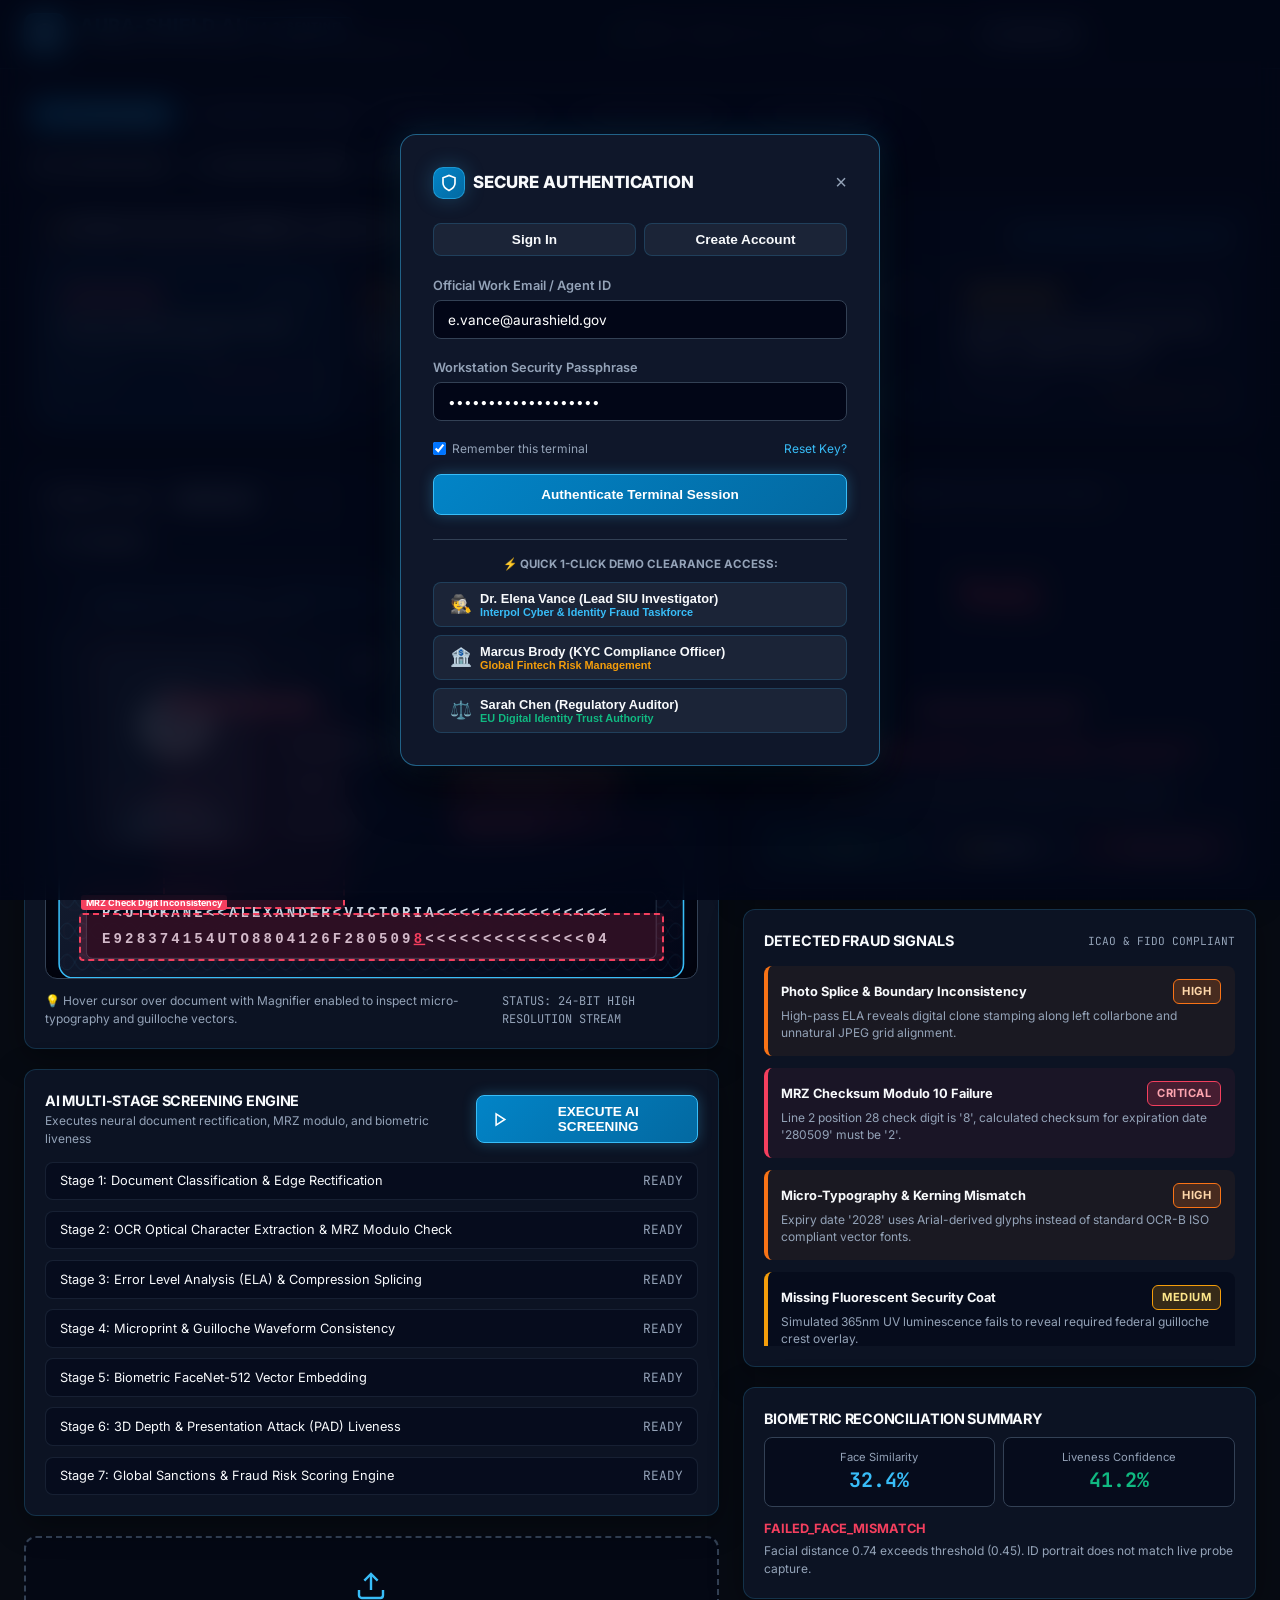
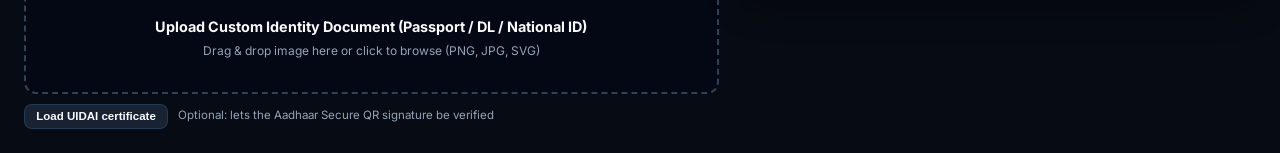
<file: index.html>
<!DOCTYPE html>
<html lang="en">
<head>
  <meta charset="UTF-8">
  <meta name="viewport" content="width=device-width, initial-scale=1.0">
  <title>AURA-SHIELD AI | Fake Identity & Document Screening System</title>
  <link rel="stylesheet" href="styles.css">
  <link rel="preconnect" href="https://fonts.googleapis.com">
  <link rel="preconnect" href="https://fonts.gstatic.com" crossorigin>
  <link href="https://fonts.googleapis.com/css2?family=Inter:wght@400;500;600;700;800;900&family=JetBrains+Mono:wght@400;600;800&display=swap" rel="stylesheet">
</head>
<body>

  <!-- Top System Header -->
  <header class="app-header">
    <div class="brand-wrapper">
      <div class="brand-logo-glow">
        <svg width="24" height="24" viewBox="0 0 24 24" fill="none" stroke="#ffffff" stroke-width="2.2">
          <path d="M12 22s8-4 8-10V5l-8-3-8 3v7c0 6 8 10 8 10z"/>
          <circle cx="12" cy="11" r="3"/>
          <line x1="12" y1="14" x2="12" y2="17"/>
        </svg>
      </div>
      <div>
        <div class="brand-title">AURA-SHIELD AI <span style="font-size:0.65rem; color:#38bdf8; vertical-align:middle; border:1px solid #0284c7; padding:2px 6px; border-radius:4px;">v4.2-SENTINEL</span></div>
        <div class="brand-subtitle">AI Biometric & Document Forensic Screening Suite</div>
      </div>
    </div>

    <!-- Telemetry Status Bar -->
    <div class="system-telemetry">
      <div class="telemetry-item">
        <span class="pulse-dot"></span>
        <span class="mono">MODELS: ResNet-ID v3.8 | FaceNet-512 | MRZ-OCR</span>
      </div>
      <button id="toggleAudioBtn" class="btn btn-secondary btn-sm mono" style="font-size:0.75rem;">
        🔊 Sound: ON
      </button>
    </div>

    <!-- User Profile & Auth Trigger -->
    <div class="user-controls" id="userControlsContainer">
      <!-- Injected by app.js -->
    </div>
  </header>

  <!-- Main Container -->
  <main class="main-container">

    <!-- Navigation Bar -->
    <div style="display:flex; justify-content:space-between; align-items:center; margin-bottom:1.25rem; flex-wrap:wrap; gap:1rem;">
      <nav class="app-nav">
        <button class="nav-tab active" data-tab="screening">
          <svg width="15" height="15" viewBox="0 0 24 24" fill="none" stroke="currentColor" stroke-width="2"><circle cx="11" cy="11" r="8"/><line x1="21" y1="21" x2="16.65" y2="16.65"/></svg>
          Live Screening
        </button>
        <button class="nav-tab" data-tab="biometrics">
          <svg width="15" height="15" viewBox="0 0 24 24" fill="none" stroke="currentColor" stroke-width="2"><path d="M20 21v-2a4 4 0 0 0-4-4H8a4 4 0 0 0-4 4v2"/><circle cx="12" cy="7" r="4"/></svg>
          Biometric Face Studio
        </button>
        <button class="nav-tab" data-tab="forensic">
          <svg width="15" height="15" viewBox="0 0 24 24" fill="none" stroke="currentColor" stroke-width="2"><path d="M14 2H6a2 2 0 0 0-2 2v16a2 2 0 0 0 2 2h12a2 2 0 0 0 2-2V8z"/><polyline points="14 2 14 8 20 8"/><line x1="16" y1="13" x2="8" y2="13"/><line x1="16" y1="17" x2="8" y2="17"/><polyline points="10 9 9 9 8 9"/></svg>
          MRZ & Cryptography
        </button>
        <button class="nav-tab" data-tab="queue">
          <svg width="15" height="15" viewBox="0 0 24 24" fill="none" stroke="currentColor" stroke-width="2"><line x1="8" y1="6" x2="21" y2="6"/><line x1="8" y1="12" x2="21" y2="12"/><line x1="8" y1="18" x2="21" y2="18"/><line x1="3" y1="6" x2="3.01" y2="6"/><line x1="3" y1="12" x2="3.01" y2="12"/><line x1="3" y1="18" x2="3.01" y2="18"/></svg>
          Adjudication Queue
        </button>
        <button class="nav-tab" data-tab="analytics">
          <svg width="15" height="15" viewBox="0 0 24 24" fill="none" stroke="currentColor" stroke-width="2"><line x1="18" y1="20" x2="18" y2="10"/><line x1="12" y1="20" x2="12" y2="4"/><line x1="6" y1="20" x2="6" y2="14"/></svg>
          Threat Analytics
        </button>
      </nav>

      <div style="display:flex; gap:0.5rem;">
        <button id="openCameraBtn" class="btn btn-secondary btn-sm">
          <svg width="14" height="14" viewBox="0 0 24 24" fill="none" stroke="currentColor" stroke-width="2"><path d="M23 19a2 2 0 0 1-2 2H3a2 2 0 0 1-2-2V8a2 2 0 0 1 2-2h4l2-3h6l2 3h4a2 2 0 0 1 2 2z"/><circle cx="12" cy="13" r="4"/></svg>
          Live Probe Camera
        </button>
        <button id="exportJsonReportBtn" class="btn btn-secondary btn-sm">
          <svg width="14" height="14" viewBox="0 0 24 24" fill="none" stroke="currentColor" stroke-width="2"><path d="M21 15v4a2 2 0 0 1-2 2H5a2 2 0 0 1-2-2v-4"/><polyline points="7 10 12 15 17 10"/><line x1="12" y1="15" x2="12" y2="3"/></svg>
          Export Dossier (JSON)
        </button>
        <button id="printDossierBtn" class="btn btn-secondary btn-sm">
          <svg width="14" height="14" viewBox="0 0 24 24" fill="none" stroke="currentColor" stroke-width="2"><polyline points="6 9 6 2 18 2 18 9"/><path d="M6 18H4a2 2 0 0 1-2-2v-5a2 2 0 0 1 2-2h16a2 2 0 0 1 2 2v5a2 2 0 0 1-2 2h-2"/><rect x="6" y="14" width="12" height="8"/></svg>
          Print Dossier
        </button>
      </div>
    </div>

    <!-- Preset Test Specimen Ribbon -->
    <section class="glass-panel specimen-ribbon">
      <div style="display:flex; justify-content:space-between; align-items:center;">
        <div>
          <h3 style="font-size:0.95rem; font-weight:800; color:var(--text-main);">
            ⚡ INTERACTIVE TEST SPECIMENS (1-CLICK LOAD)
          </h3>
          <p style="font-size:0.75rem; color:var(--text-muted);">
            Select any pre-configured specimen below to inspect real-time AI tamper detection, MRZ modulo validation, and synthetic artifacts.
          </p>
        </div>
        <span class="mono" style="font-size:0.72rem; color:var(--color-cyan); background:rgba(56,189,248,0.1); padding:4px 8px; border-radius:6px; border:1px solid rgba(56,189,248,0.3);">
          AUTO-SYNTHESIZED FORENSIC DATA
        </span>
      </div>
      <div class="specimen-cards-grid" id="specimenCardsContainer">
        <!-- Injected by app.js -->
      </div>
    </section>

    <!-- TAB 1: LIVE SCREENING & SCANNER (DEFAULT VIEW) -->
    <div id="view-screening" class="tab-view-section">
      <div class="screening-grid">
        
        <!-- Left Column: Document Canvas & Interactive Filters -->
        <div>
          <div class="glass-panel viewer-stage">
            <div class="stage-toolbar">
              <div style="display:flex; align-items:center; gap:0.5rem;">
                <span style="font-weight:700; font-size:0.85rem; color:var(--text-main);">FORENSIC LENS:</span>
                <div class="stage-mode-selector">
                  <button class="stage-mode-btn active" data-filter="NORMAL">RGB Normal</button>
                  <button class="stage-mode-btn" data-filter="ELA" title="Error Level Analysis to highlight compression discrepancies">ELA Tamper</button>
                  <button class="stage-mode-btn" data-filter="UV" title="365nm Ultraviolet Fluorescent Security Simulation">UV Luminescence</button>
                  <button class="stage-mode-btn" data-filter="EDGE" title="High-Pass Frequency Edge Detector">Edge Density</button>
                  <button class="stage-mode-btn" data-filter="HEATMAP" title="Pixel Manipulation Probability Heatmap">Tamper Heatmap</button>
                </div>
              </div>

              <div style="display:flex; align-items:center; gap:0.5rem;">
                <button id="toggleZoomBtn" class="btn btn-secondary btn-sm" title="Toggle Magnifier Loupe">
                  🔍 3x Magnifier
                </button>
              </div>
            </div>

            <!-- Canvas Stage Box -->
            <div class="doc-canvas-box" id="docCanvasStage">
              <div class="scan-line" id="scannerLaserLine"></div>
              <div class="magnifier-lens" id="magnifierLens"></div>
              <!-- Document SVG or Upload Rendered Here -->
            </div>

            <div style="display:flex; justify-content:space-between; align-items:center; margin-top:0.85rem; font-size:0.75rem; color:var(--text-muted);">
              <span>💡 Hover cursor over document with Magnifier enabled to inspect micro-typography and guilloche vectors.</span>
              <span class="mono">STATUS: 24-BIT HIGH RESOLUTION STREAM</span>
            </div>
          </div>

          <!-- Real-Time AI 7-Stage Pipeline HUD -->
          <div class="glass-panel scan-pipeline-card">
            <div style="display:flex; justify-content:space-between; align-items:center;">
              <div>
                <h4 style="font-size:0.9rem; font-weight:700;">AI MULTI-STAGE SCREENING ENGINE</h4>
                <div style="font-size:0.75rem; color:var(--text-muted);">Executes neural document rectification, MRZ modulo, and biometric liveness</div>
              </div>
              <button id="runScanBtn" class="btn btn-primary">
                <svg width="15" height="15" viewBox="0 0 24 24" fill="none" stroke="currentColor" stroke-width="2.5"><polygon points="5 3 19 12 5 21 5 3"/></svg>
                EXECUTE AI SCREENING
              </button>
            </div>

            <div class="pipeline-steps">
              <div class="pipeline-step" id="pipeStep1">
                <span>Stage 1: Document Classification & Edge Rectification</span>
                <span class="mono" style="color:var(--text-muted);">READY</span>
              </div>
              <div class="pipeline-step" id="pipeStep2">
                <span>Stage 2: OCR Optical Character Extraction & MRZ Modulo Check</span>
                <span class="mono" style="color:var(--text-muted);">READY</span>
              </div>
              <div class="pipeline-step" id="pipeStep3">
                <span>Stage 3: Error Level Analysis (ELA) & Compression Splicing</span>
                <span class="mono" style="color:var(--text-muted);">READY</span>
              </div>
              <div class="pipeline-step" id="pipeStep4">
                <span>Stage 4: Microprint & Guilloche Waveform Consistency</span>
                <span class="mono" style="color:var(--text-muted);">READY</span>
              </div>
              <div class="pipeline-step" id="pipeStep5">
                <span>Stage 5: Biometric FaceNet-512 Vector Embedding</span>
                <span class="mono" style="color:var(--text-muted);">READY</span>
              </div>
              <div class="pipeline-step" id="pipeStep6">
                <span>Stage 6: 3D Depth & Presentation Attack (PAD) Liveness</span>
                <span class="mono" style="color:var(--text-muted);">READY</span>
              </div>
              <div class="pipeline-step" id="pipeStep7">
                <span>Stage 7: Global Sanctions & Fraud Risk Scoring Engine</span>
                <span class="mono" style="color:var(--text-muted);">READY</span>
              </div>
            </div>
          </div>

          <!-- Document Upload Dropzone -->
          <div style="margin-top:1.25rem;">
            <div class="dropzone" id="uploadDropzone">
              <input type="file" id="docFileInput" accept="image/*,.pdf" style="display:none;">
              <svg width="32" height="32" viewBox="0 0 24 24" fill="none" stroke="#38bdf8" stroke-width="1.8" style="margin-bottom:0.5rem;"><path d="M21 15v4a2 2 0 0 1-2 2H5a2 2 0 0 1-2-2v-4"/><polyline points="17 8 12 3 7 8"/><line x1="12" y1="3" x2="12" y2="15"/></svg>
              <div style="font-weight:700; font-size:0.9rem;">Upload Custom Identity Document (Passport / DL / National ID)</div>
              <div style="font-size:0.75rem; color:var(--text-muted); margin-top:0.25rem;">Drag & drop image here or click to browse (PNG, JPG, SVG)</div>
            </div>
            <div style="margin-top:0.6rem; display:flex; align-items:center; gap:0.6rem; flex-wrap:wrap;">
              <input type="file" id="uidaiCertInput" accept=".pem,.cer,.crt,.der" style="display:none;">
              <button type="button" id="uidaiCertBtn" class="btn btn-secondary btn-sm" style="font-size:0.72rem; padding:0.35rem 0.7rem;">Load UIDAI certificate</button>
              <span id="uidaiCertStatus" style="font-size:0.72rem; color:var(--text-muted);">Optional: lets the Aadhaar Secure QR signature be verified</span>
            </div>
          </div>
        </div>

        <!-- Right Column: Verdict, Risk Dial & Fraud Signals Dossier -->
        <div class="analysis-sidebar">
          
          <!-- Verdict Dial Card -->
          <div class="glass-panel verdict-box">
            <div style="font-size:0.72rem; color:var(--text-muted); text-transform:uppercase; letter-spacing:0.1em; font-weight:700;">
              COMPOSITE FRAUD RISK INDEX
            </div>
            <div class="risk-dial-wrapper">
              <div class="risk-score-big" id="riskScoreValue">--%</div>
            </div>
            <div>
              <span id="riskCategoryBadge" class="badge badge-critical">AWAITING EVALUATION</span>
            </div>
            <div class="verdict-title" id="recommendedActionText" style="margin-top:0.75rem;">
              RECOMMENDED DECISION: --
            </div>
            <p class="verdict-desc">
              AI forensic heuristics combine optical character validation, ELA compression analysis, and biometric vector distance.
            </p>

            <!-- Manual Adjudication Action Bar -->
            <div class="action-decision-bar">
              <button id="btnDecideApprove" class="btn btn-success">
                ✓ Pass
              </button>
              <button id="btnDecideReview" class="btn btn-secondary">
                ⚠️ Review
              </button>
              <button id="btnDecideReject" class="btn btn-danger">
                🚫 Reject (SIU)
              </button>
            </div>
          </div>

          <!-- Fraud Signals Dossier -->
          <div class="glass-panel" style="padding:1.25rem;">
            <div style="display:flex; justify-content:space-between; align-items:center;">
              <h4 style="font-size:0.9rem; font-weight:700;">DETECTED FRAUD SIGNALS</h4>
              <span class="mono" style="font-size:0.7rem; color:var(--text-muted);">ICAO & FIDO COMPLIANT</span>
            </div>
            <div class="fraud-signals-list" id="fraudSignalsList">
              <!-- Injected by app.js -->
            </div>
          </div>

          <!-- Quick Biometric Glance -->
          <div class="glass-panel" style="padding:1.25rem;">
            <h4 style="font-size:0.9rem; font-weight:700; margin-bottom:0.5rem;">BIOMETRIC RECONCILIATION SUMMARY</h4>
            <div style="display:grid; grid-template-columns:1fr 1fr; gap:0.5rem; text-align:center;">
              <div style="padding:0.65rem; background:rgba(2,6,23,0.5); border-radius:8px; border:1px solid #334155;">
                <div style="font-size:0.7rem; color:var(--text-muted);">Face Similarity</div>
                <div class="mono" id="bioSimilarityScore" style="font-size:1.25rem; font-weight:bold; color:var(--color-cyan);">--</div>
              </div>
              <div style="padding:0.65rem; background:rgba(2,6,23,0.5); border-radius:8px; border:1px solid #334155;">
                <div style="font-size:0.7rem; color:var(--text-muted);">Liveness Confidence</div>
                <div class="mono" id="bioLivenessScore" style="font-size:1.25rem; font-weight:bold; color:var(--color-emerald);">--</div>
              </div>
            </div>
            <div id="bioVerdictText" style="margin-top:0.75rem; font-size:0.8rem;"></div>
          </div>

        </div>

      </div>
    </div>

    <!-- TAB 2: BIOMETRIC FACE STUDIO -->
    <div id="view-biometrics" class="tab-view-section" style="display:none;">
      <div class="glass-panel" style="padding:1.5rem;">
        <h3 style="font-size:1.15rem; font-weight:800; margin-bottom:0.25rem;">
          BIOMETRIC FACIAL MATCH & LIVENESS VERIFICATION STUDIO
        </h3>
        <p style="font-size:0.8rem; color:var(--text-muted); margin-bottom:1.5rem;">
          Comparing extracted photo from identity credential against live capture probe using 512-dimensional FaceNet embeddings and 3D mesh liveness checks.
        </p>

        <div class="biometric-split-view">
          <div class="bio-card">
            <span class="badge badge-medium">SOURCE A: DOCUMENT EMBEDDED PHOTO</span>
            <div class="bio-preview-box" id="bioDocPhotoBox">
              <!-- Injected by app.js -->
            </div>
            <div style="font-size:0.75rem; color:var(--text-muted);">
              Extracted from VIZ (Visual Inspection Zone)
            </div>
          </div>

          <div class="bio-card">
            <span class="badge badge-pass">SOURCE B: LIVE SELFIE PROBE</span>
            <div class="bio-preview-box" id="bioProbePhotoBox">
              <!-- Injected by app.js -->
            </div>
            <div style="font-size:0.75rem; color:var(--text-muted);">
              Captured via HD Optical Sensor / Webcam
            </div>
          </div>
        </div>

        <!-- Biometric Telemetry Matrix -->
        <div style="display:grid; grid-template-columns: repeat(auto-fit, minmax(220px, 1fr)); gap:1rem; margin-top:1.5rem;">
          <div class="glass-panel" style="padding:1rem;">
            <div style="font-size:0.75rem; color:var(--text-muted);">Cosine Distance</div>
            <div class="mono" style="font-size:1.5rem; font-weight:800; color:var(--color-cyan); margin:0.25rem 0;">0.248</div>
            <div style="font-size:0.7rem; color:var(--text-dim);">Threshold: &lt; 0.42 required for positive verification</div>
          </div>
          <div class="glass-panel" style="padding:1rem;">
            <div style="font-size:0.75rem; color:var(--text-muted);">Deepfake / GAN Score</div>
            <div class="mono" id="bioDeepfakeScore" style="font-size:1.5rem; font-weight:800; color:var(--color-rose); margin:0.25rem 0;">--%</div>
            <div style="font-size:0.7rem; color:var(--text-dim);">Spectral Fourier frequency domain check</div>
          </div>
          <div class="glass-panel" style="padding:1rem;">
            <div style="font-size:0.75rem; color:var(--text-muted);">Pulse Photoplethysmography (rPPG)</div>
            <div class="mono" style="font-size:1.5rem; font-weight:800; color:var(--color-emerald); margin:0.25rem 0;">72 BPM</div>
            <div style="font-size:0.7rem; color:var(--text-dim);">Micro-vascular blood flow absorption detected</div>
          </div>
          <div class="glass-panel" style="padding:1rem;">
            <div style="font-size:0.75rem; color:var(--text-muted);">Gaze & Blink Micro-Dynamics</div>
            <div class="mono" style="font-size:1.5rem; font-weight:800; color:var(--color-emerald); margin:0.25rem 0;">99.4%</div>
            <div style="font-size:0.7rem; color:var(--text-dim);">Natural corneal reflection variance confirmed</div>
          </div>
        </div>
      </div>
    </div>

    <!-- TAB 3: MRZ & CRYPTOGRAPHY -->
    <div id="view-forensic" class="tab-view-section" style="display:none;">
      <div class="glass-panel mrz-card">
        <h3 style="font-size:1.15rem; font-weight:800; margin-bottom:0.25rem;">
          MACHINE READABLE ZONE (MRZ) & ICAO DOC 9303 PARSER
        </h3>
        <p style="font-size:0.8rem; color:var(--text-muted); margin-bottom:1rem;">
          The MRZ contains encoded holder data with interleaved modulo 10 weighting check digits (weights: 7, 3, 1, 7, 3, 1...). Tampered characters break the cryptographic checksum.
        </p>

        <div id="mrzLinesContainer">
          <!-- Injected by app.js -->
        </div>

        <div id="mrzValidationBreakdown">
          <!-- Injected by app.js -->
        </div>
      </div>
    </div>

    <!-- TAB 4: ADJUDICATION QUEUE & AUDIT -->
    <div id="view-queue" class="tab-view-section" style="display:none;">
      <div class="glass-panel" style="padding:1.5rem;">
        <div style="display:flex; justify-content:space-between; align-items:center;">
          <div>
            <h3 style="font-size:1.15rem; font-weight:800;">VERIFICATION ADJUDICATION QUEUE</h3>
            <p style="font-size:0.8rem; color:var(--text-muted);">Live stream of screened identities, automated verdicts, and audit logs.</p>
          </div>
          <button class="btn btn-secondary btn-sm" onclick="window.print()">
            Print Queue Summary
          </button>
        </div>

        <div class="data-table-container">
          <table class="data-table">
            <thead>
              <tr>
                <th>Audit ID</th>
                <th>Timestamp</th>
                <th>Subject & Document</th>
                <th>Type</th>
                <th>Risk Score</th>
                <th>Decision Status</th>
              </tr>
            </thead>
            <tbody id="queueTableBody">
              <!-- Injected by app.js -->
            </tbody>
          </table>
        </div>
      </div>
    </div>

    <!-- TAB 5: THREAT ANALYTICS -->
    <div id="view-analytics" class="tab-view-section" style="display:none;">
      <div class="glass-panel" style="padding:1.5rem;">
        <h3 style="font-size:1.15rem; font-weight:800; margin-bottom:1rem;">
          FRAUD THREAT INTELLIGENCE & METRICS
        </h3>

        <div style="display:grid; grid-template-columns: repeat(auto-fit, minmax(220px, 1fr)); gap:1rem; margin-bottom:1.5rem;">
          <div class="glass-panel" style="padding:1rem;">
            <div style="font-size:0.75rem; color:var(--text-muted);">Total Screened Today</div>
            <div class="mono" style="font-size:2rem; font-weight:800; color:#ffffff;">1,482</div>
            <div style="font-size:0.75rem; color:var(--color-emerald);">↑ 14% vs yesterday</div>
          </div>
          <div class="glass-panel" style="padding:1rem;">
            <div style="font-size:0.75rem; color:var(--text-muted);">Detected Fake ID Rate</div>
            <div class="mono" style="font-size:2rem; font-weight:800; color:var(--color-rose);">4.8%</div>
            <div style="font-size:0.75rem; color:var(--color-rose);">71 forged documents intercepted</div>
          </div>
          <div class="glass-panel" style="padding:1rem;">
            <div style="font-size:0.75rem; color:var(--text-muted);">Avg. Processing Latency</div>
            <div class="mono" style="font-size:2rem; font-weight:800; color:var(--color-cyan);">1.18s</div>
            <div style="font-size:0.75rem; color:var(--color-emerald);">Sub-second edge inference</div>
          </div>
          <div class="glass-panel" style="padding:1rem;">
            <div style="font-size:0.75rem; color:var(--text-muted);">False Positive Rate</div>
            <div class="mono" style="font-size:2rem; font-weight:800; color:var(--color-emerald);">0.29%</div>
            <div style="font-size:0.75rem; color:var(--color-emerald);">ISO/IEC 30107-3 compliant</div>
          </div>
        </div>

        <div class="glass-panel" style="padding:1.25rem;">
          <h4 style="font-size:0.95rem; font-weight:700; margin-bottom:0.75rem;">TOP IDENTIFIED FRAUD VECTORS</h4>
          <div style="display:flex; flex-direction:column; gap:0.75rem;">
            <div>
              <div style="display:flex; justify-content:space-between; font-size:0.8rem; margin-bottom:0.25rem;">
                <span>Digital Photo Splice & Portrait Swap</span>
                <span class="mono" style="font-weight:bold;">42%</span>
              </div>
              <div style="height:8px; background:#1e293b; border-radius:4px; overflow:hidden;">
                <div style="height:100%; width:42%; background:var(--color-rose);"></div>
              </div>
            </div>
            <div>
              <div style="display:flex; justify-content:space-between; font-size:0.8rem; margin-bottom:0.25rem;">
                <span>MRZ Modulo Checksum Inconsistency</span>
                <span class="mono" style="font-weight:bold;">28%</span>
              </div>
              <div style="height:8px; background:#1e293b; border-radius:4px; overflow:hidden;">
                <div style="height:100%; width:28%; background:#f97316;"></div>
              </div>
            </div>
            <div>
              <div style="display:flex; justify-content:space-between; font-size:0.8rem; margin-bottom:0.25rem;">
                <span>Synthetic GAN / Deepfake Diffusion Faces</span>
                <span class="mono" style="font-weight:bold;">19%</span>
              </div>
              <div style="height:8px; background:#1e293b; border-radius:4px; overflow:hidden;">
                <div style="height:100%; width:19%; background:var(--color-purple);"></div>
              </div>
            </div>
            <div>
              <div style="display:flex; justify-content:space-between; font-size:0.8rem; margin-bottom:0.25rem;">
                <span>Expired Credentials & Altered Font Typo</span>
                <span class="mono" style="font-weight:bold;">11%</span>
              </div>
              <div style="height:8px; background:#1e293b; border-radius:4px; overflow:hidden;">
                <div style="height:100%; width:11%; background:var(--color-amber);"></div>
              </div>
            </div>
          </div>
        </div>
      </div>
    </div>

  </main>

  <!-- AUTHENTICATION MODAL (SIGN IN / SIGN UP) -->
  <div class="modal-overlay" id="authModal">
    <div class="auth-card">
      <div style="display:flex; justify-content:space-between; align-items:center; margin-bottom:1.5rem;">
        <div style="display:flex; align-items:center; gap:0.5rem;">
          <div class="brand-logo-glow" style="width:32px; height:32px;">
            <svg width="18" height="18" viewBox="0 0 24 24" fill="none" stroke="#ffffff" stroke-width="2.2"><path d="M12 22s8-4 8-10V5l-8-3-8 3v7c0 6 8 10 8 10z"/></svg>
          </div>
          <span style="font-weight:800; font-size:1.05rem;">SECURE AUTHENTICATION</span>
        </div>
        <button id="closeAuthModalBtn" style="background:transparent; border:none; color:var(--text-muted); cursor:pointer; font-size:1.25rem;">×</button>
      </div>

      <!-- Tab Buttons -->
      <div style="display:flex; gap:0.5rem; margin-bottom:1.25rem;">
        <button id="tabAuthSignin" class="btn btn-secondary active" style="flex:1;">Sign In</button>
        <button id="tabAuthSignup" class="btn btn-secondary" style="flex:1;">Create Account</button>
      </div>

      <!-- SIGN IN FORM -->
      <div id="authSigninSection">
        <form id="signinForm">
          <div class="form-group">
            <label class="form-label">Official Work Email / Agent ID</label>
            <input type="email" id="signinEmail" class="form-input" placeholder="officer@agency.gov" required value="e.vance@aurashield.gov">
          </div>
          <div class="form-group">
            <label class="form-label">Workstation Security Passphrase</label>
            <input type="password" id="signinPass" class="form-input" placeholder="••••••••••••" required value="SentinelSecure2026!">
          </div>
          <div style="display:flex; justify-content:space-between; align-items:center; font-size:0.75rem; margin-bottom:1rem; color:var(--text-muted);">
            <label style="display:flex; align-items:center; gap:0.4rem; cursor:pointer;">
              <input type="checkbox" checked> Remember this terminal
            </label>
            <a href="#" style="color:var(--color-cyan); text-decoration:none;" onclick="alert('Demo Mode: Use the 1-Click Demo Logins below!')">Reset Key?</a>
          </div>
          <button type="submit" class="btn btn-primary" style="width:100%; padding:0.75rem;">
            Authenticate Terminal Session
          </button>
        </form>

        <!-- 1-Click Demo Profiles -->
        <div style="margin-top:1.5rem; border-top:1px solid #334155; padding-top:1rem;">
          <div style="font-size:0.72rem; color:var(--text-muted); margin-bottom:0.6rem; text-align:center; font-weight:700;">
            ⚡ QUICK 1-CLICK DEMO CLEARANCE ACCESS:
          </div>
          <div style="display:flex; flex-direction:column; gap:0.5rem;">
            <button class="btn btn-secondary demo-login-btn" data-demo-role="analyst" style="justify-content:flex-start; text-align:left;">
              <span style="font-size:1.1rem;">🕵️</span>
              <div>
                <div style="font-weight:700; font-size:0.8rem;">Dr. Elena Vance (Lead SIU Investigator)</div>
                <div style="font-size:0.68rem; color:var(--color-cyan);">Interpol Cyber & Identity Fraud Taskforce</div>
              </div>
            </button>
            <button class="btn btn-secondary demo-login-btn" data-demo-role="compliance" style="justify-content:flex-start; text-align:left;">
              <span style="font-size:1.1rem;">🏦</span>
              <div>
                <div style="font-weight:700; font-size:0.8rem;">Marcus Brody (KYC Compliance Officer)</div>
                <div style="font-size:0.68rem; color:var(--color-amber);">Global Fintech Risk Management</div>
              </div>
            </button>
            <button class="btn btn-secondary demo-login-btn" data-demo-role="auditor" style="justify-content:flex-start; text-align:left;">
              <span style="font-size:1.1rem;">⚖️</span>
              <div>
                <div style="font-weight:700; font-size:0.8rem;">Sarah Chen (Regulatory Auditor)</div>
                <div style="font-size:0.68rem; color:var(--color-emerald);">EU Digital Identity Trust Authority</div>
              </div>
            </button>
          </div>
        </div>
      </div>

      <!-- SIGN UP FORM -->
      <div id="authSignupSection" style="display:none;">
        <form id="signupForm">
          <div class="form-group">
            <label class="form-label">Full Name & Rank</label>
            <input type="text" id="signupName" class="form-input" placeholder="e.g. Agent John Mercer" required>
          </div>
          <div class="form-group">
            <label class="form-label">Organization / Agency</label>
            <input type="text" id="signupOrg" class="form-input" placeholder="e.g. Federal Border Control / NeoBank Risk" required>
          </div>
          <div class="form-group">
            <label class="form-label">Work Email</label>
            <input type="email" id="signupEmail" class="form-input" placeholder="j.mercer@border.gov" required>
          </div>
          <div class="form-group">
            <label class="form-label">Assigned Role</label>
            <select id="signupRole" class="form-select">
              <option value="Senior Forensic Examiner">Senior Forensic Examiner</option>
              <option value="AML/KYC Compliance Specialist">AML/KYC Compliance Specialist</option>
              <option value="Border Security Officer">Border Security Officer</option>
              <option value="Fintech Fraud Analyst">Fintech Fraud Analyst</option>
            </select>
          </div>
          <div class="form-group">
            <label class="form-label">Passphrase</label>
            <input type="password" id="signupPass" class="form-input" placeholder="At least 8 chars with uppercase, number, symbol" required>
            <div class="strength-meter-bar">
              <div class="strength-meter-fill" id="passStrengthBar"></div>
            </div>
          </div>
          <div style="margin-bottom:1rem; font-size:0.75rem; color:var(--text-muted);">
            <label style="display:flex; align-items:flex-start; gap:0.4rem; cursor:pointer;">
              <input type="checkbox" required style="margin-top:2px;">
              <span>I acknowledge that all biometric scans are governed by GDPR / CCPA and ISO/IEC 19794 compliance standards.</span>
            </label>
          </div>
          <button type="submit" class="btn btn-primary" style="width:100%; padding:0.75rem;">
            Create Officer Credentials
          </button>
        </form>
      </div>

    </div>
  </div>

  <!-- LIVE WEBCAM CAPTURE MODAL -->
  <div class="modal-overlay" id="cameraModal">
    <div class="auth-card" style="max-width:540px;">
      <div style="display:flex; justify-content:space-between; align-items:center; margin-bottom:1rem;">
        <h4 style="font-weight:700;">LIVE PROBE WEBCAM SCANNER</h4>
        <button id="closeCamModalBtn" style="background:transparent; border:none; color:var(--text-muted); cursor:pointer; font-size:1.25rem;">×</button>
      </div>
      <div class="camera-box">
        <video id="webcamVideo" autoplay playsinline></video>
      </div>
      <div style="display:flex; gap:0.75rem;">
        <button id="captureSnapBtn" class="btn btn-primary" style="flex:1;">
          📸 Capture Probe Photo
        </button>
      </div>
    </div>
  </div>

  <!-- Toast Notification Container -->
  <div class="toast-container" id="toastContainer"></div>

  <!-- Script Loaders -->
  <script src="samples.js"></script>
  <script src="doc_text_checks.js"></script>
  <script src="aadhaar_qr.js"></script>
  <script src="app.js"></script>
</body>
</html>
</file>
<file: styles.css>
/* ==========================================================================
   AURA-SHIELD AI: FORENSIC IDENTITY & DOCUMENT SCREENING SYSTEM
   High-Tech Cyber Security Dark Theme with Glassmorphism & Forensic HUD
   ========================================================================== */

:root {
  --bg-primary: #070b13;
  --bg-secondary: #0c1322;
  --bg-card: rgba(15, 23, 42, 0.75);
  --bg-card-hover: rgba(30, 41, 59, 0.85);
  --border-color: rgba(56, 189, 248, 0.18);
  --border-highlight: rgba(56, 189, 248, 0.45);
  
  --color-cyan: #38bdf8;
  --color-blue: #3b82f6;
  --color-emerald: #10b981;
  --color-emerald-glow: rgba(16, 185, 129, 0.35);
  --color-amber: #f59e0b;
  --color-amber-glow: rgba(245, 158, 11, 0.35);
  --color-rose: #f43f5e;
  --color-rose-glow: rgba(244, 63, 94, 0.35);
  --color-purple: #a855f7;

  --text-main: #f8fafc;
  --text-muted: #94a3b8;
  --text-dim: #64748b;

  --font-sans: 'Inter', -apple-system, BlinkMacSystemFont, "Segoe UI", Roboto, Helvetica, Arial, sans-serif;
  --font-mono: 'JetBrains Mono', 'Fira Code', 'Courier New', monospace;
  
  --glow-cyan: 0 0 20px rgba(56, 189, 248, 0.25);
  --glow-rose: 0 0 20px rgba(244, 63, 94, 0.35);
  --glow-emerald: 0 0 20px rgba(16, 185, 129, 0.3);
}

* {
  margin: 0;
  padding: 0;
  box-sizing: border-box;
}

body {
  font-family: var(--font-sans);
  background-color: var(--bg-primary);
  color: var(--text-main);
  min-height: 100vh;
  overflow-x: hidden;
  position: relative;
  line-height: 1.5;
}

/* Subtle background cyber grid */
body::before {
  content: "";
  position: fixed;
  inset: 0;
  background-image: 
    linear-gradient(to right, rgba(255, 255, 255, 0.02) 1px, transparent 1px),
    linear-gradient(to bottom, rgba(255, 255, 255, 0.02) 1px, transparent 1px);
  background-size: 32px 32px;
  pointer-events: none;
  z-index: 0;
}

/* Scrollbars */
::-webkit-scrollbar {
  width: 6px;
  height: 6px;
}
::-webkit-scrollbar-track {
  background: var(--bg-primary);
}
::-webkit-scrollbar-thumb {
  background: #334155;
  border-radius: 3px;
}
::-webkit-scrollbar-thumb:hover {
  background: var(--color-cyan);
}

/* Typography & General Utilities */
h1, h2, h3, h4, h5 {
  font-weight: 700;
  letter-spacing: -0.02em;
}

.mono {
  font-family: var(--font-mono);
}

/* Glassmorphism Containers */
.glass-panel {
  background: var(--bg-card);
  backdrop-filter: blur(12px);
  -webkit-backdrop-filter: blur(12px);
  border: 1px solid var(--border-color);
  border-radius: 12px;
  box-shadow: 0 8px 32px 0 rgba(0, 0, 0, 0.37);
  transition: all 0.2s ease;
}

.glass-panel:hover {
  border-color: var(--border-highlight);
}

/* App Header */
.app-header {
  position: sticky;
  top: 0;
  z-index: 50;
  background: rgba(7, 11, 19, 0.9);
  backdrop-filter: blur(16px);
  border-bottom: 1px solid var(--border-color);
  padding: 0.75rem 1.5rem;
  display: flex;
  align-items: center;
  justify-content: space-between;
}

.brand-wrapper {
  display: flex;
  align-items: center;
  gap: 0.85rem;
}

.brand-logo-glow {
  width: 42px;
  height: 42px;
  border-radius: 10px;
  background: linear-gradient(135deg, #0284c7 0%, #0369a1 100%);
  display: flex;
  align-items: center;
  justify-content: center;
  box-shadow: var(--glow-cyan);
  border: 1px solid rgba(56, 189, 248, 0.5);
}

.brand-title {
  font-size: 1.15rem;
  font-weight: 800;
  letter-spacing: 0.05em;
  background: linear-gradient(90deg, #38bdf8, #818cf8);
  -webkit-background-clip: text;
  -webkit-text-fill-color: transparent;
}

.brand-subtitle {
  font-size: 0.7rem;
  color: var(--text-muted);
  letter-spacing: 0.1em;
  text-transform: uppercase;
}

.system-telemetry {
  display: flex;
  align-items: center;
  gap: 1.25rem;
  font-size: 0.78rem;
  color: var(--text-muted);
}

.telemetry-item {
  display: flex;
  align-items: center;
  gap: 0.5rem;
}

.pulse-dot {
  width: 8px;
  height: 8px;
  border-radius: 50%;
  background: var(--color-emerald);
  box-shadow: 0 0 10px var(--color-emerald);
  animation: pulse 2s infinite ease-in-out;
}

@keyframes pulse {
  0% { transform: scale(0.9); opacity: 0.7; }
  50% { transform: scale(1.3); opacity: 1; }
  100% { transform: scale(0.9); opacity: 0.7; }
}

/* User Profile & Auth Controls in Header */
.user-controls {
  display: flex;
  align-items: center;
  gap: 1rem;
}

.user-badge {
  display: flex;
  align-items: center;
  gap: 0.65rem;
  padding: 0.35rem 0.75rem;
  border-radius: 9999px;
  background: rgba(15, 23, 42, 0.8);
  border: 1px solid var(--border-color);
  font-size: 0.8rem;
}

.user-avatar {
  width: 28px;
  height: 28px;
  border-radius: 50%;
  background: #2563eb;
  color: white;
  display: flex;
  align-items: center;
  justify-content: center;
  font-weight: bold;
  font-size: 0.75rem;
}

/* Buttons */
.btn {
  display: inline-flex;
  align-items: center;
  justify-content: center;
  gap: 0.5rem;
  padding: 0.5rem 1rem;
  border-radius: 8px;
  font-size: 0.85rem;
  font-weight: 600;
  cursor: pointer;
  transition: all 0.2s ease;
  border: none;
  outline: none;
}

.btn-primary {
  background: linear-gradient(135deg, #0284c7 0%, #0369a1 100%);
  color: #ffffff;
  border: 1px solid #38bdf8;
  box-shadow: 0 0 14px rgba(56, 189, 248, 0.3);
}

.btn-primary:hover {
  background: linear-gradient(135deg, #0369a1 0%, #0284c7 100%);
  box-shadow: 0 0 20px rgba(56, 189, 248, 0.5);
  transform: translateY(-1px);
}

.btn-secondary {
  background: rgba(30, 41, 59, 0.8);
  color: var(--text-main);
  border: 1px solid var(--border-color);
}

.btn-secondary:hover {
  background: rgba(51, 65, 85, 0.9);
  border-color: var(--color-cyan);
}

.btn-danger {
  background: rgba(244, 63, 94, 0.15);
  color: #fda4af;
  border: 1px solid var(--color-rose);
}

.btn-danger:hover {
  background: var(--color-rose);
  color: white;
  box-shadow: var(--glow-rose);
}

.btn-success {
  background: rgba(16, 185, 129, 0.15);
  color: #6ee7b7;
  border: 1px solid var(--color-emerald);
}

.btn-success:hover {
  background: var(--color-emerald);
  color: white;
  box-shadow: var(--glow-emerald);
}

.btn-sm {
  padding: 0.35rem 0.65rem;
  font-size: 0.75rem;
}

/* Nav Tabs */
.app-nav {
  display: flex;
  gap: 0.35rem;
  background: rgba(15, 23, 42, 0.6);
  padding: 0.35rem;
  border-radius: 10px;
  border: 1px solid rgba(51, 65, 85, 0.5);
}

.nav-tab {
  display: flex;
  align-items: center;
  gap: 0.45rem;
  padding: 0.45rem 0.85rem;
  border-radius: 7px;
  background: transparent;
  color: var(--text-muted);
  font-size: 0.82rem;
  font-weight: 600;
  border: none;
  cursor: pointer;
  transition: all 0.18s ease;
}

.nav-tab:hover {
  color: var(--text-main);
  background: rgba(255, 255, 255, 0.05);
}

.nav-tab.active {
  background: #0284c7;
  color: #ffffff;
  box-shadow: 0 0 12px rgba(2, 132, 199, 0.4);
}

/* Main Layout Grid */
.main-container {
  max-width: 1600px;
  margin: 1.5rem auto;
  padding: 0 1.5rem;
  position: relative;
  z-index: 1;
}

/* Preset ID Specimen Picker Ribbon */
.specimen-ribbon {
  margin-bottom: 1.5rem;
  padding: 1rem 1.25rem;
}

.specimen-cards-grid {
  display: grid;
  grid-template-columns: repeat(auto-fit, minmax(260px, 1fr));
  gap: 1rem;
  margin-top: 0.75rem;
}

.specimen-card {
  padding: 0.85rem;
  background: rgba(15, 23, 42, 0.5);
  border: 1px solid var(--border-color);
  border-radius: 10px;
  cursor: pointer;
  transition: all 0.2s cubic-bezier(0.4, 0, 0.2, 1);
  position: relative;
  overflow: hidden;
}

.specimen-card:hover {
  transform: translateY(-2px);
  border-color: var(--color-cyan);
  box-shadow: 0 4px 20px rgba(0, 0, 0, 0.4);
}

.specimen-card.active {
  border-color: var(--color-cyan);
  background: rgba(14, 165, 233, 0.12);
  box-shadow: var(--glow-cyan);
}

.specimen-header {
  display: flex;
  align-items: center;
  justify-content: space-between;
  margin-bottom: 0.4rem;
}

.specimen-title {
  font-size: 0.85rem;
  font-weight: 700;
  color: var(--text-main);
}

/* Risk Badges */
.badge {
  display: inline-flex;
  align-items: center;
  gap: 0.35rem;
  padding: 0.2rem 0.55rem;
  border-radius: 6px;
  font-size: 0.7rem;
  font-weight: 700;
  letter-spacing: 0.05em;
  text-transform: uppercase;
}

.badge-critical {
  background: rgba(244, 63, 94, 0.2);
  color: #fda4af;
  border: 1px solid var(--color-rose);
}

.badge-high {
  background: rgba(249, 115, 22, 0.2);
  color: #fed7aa;
  border: 1px solid #f97316;
}

.badge-medium {
  background: rgba(245, 158, 11, 0.2);
  color: #fde68a;
  border: 1px solid var(--color-amber);
}

.badge-low, .badge-pass {
  background: rgba(16, 185, 129, 0.2);
  color: #a7f3d0;
  border: 1px solid var(--color-emerald);
}

/* 2-Column Core Screening Layout */
.screening-grid {
  display: grid;
  grid-template-columns: 1.15fr 0.85fr;
  gap: 1.5rem;
}

@media (max-width: 1100px) {
  .screening-grid {
    grid-template-columns: 1fr;
  }
}

/* Document & Probe Stage Display */
.viewer-stage {
  padding: 1.25rem;
  position: relative;
}

.stage-toolbar {
  display: flex;
  align-items: center;
  justify-content: space-between;
  margin-bottom: 1rem;
  flex-wrap: wrap;
  gap: 0.75rem;
}

.stage-mode-selector {
  display: flex;
  gap: 0.35rem;
  background: rgba(2, 6, 23, 0.6);
  padding: 0.25rem;
  border-radius: 8px;
  border: 1px solid #334155;
}

.stage-mode-btn {
  padding: 0.3rem 0.65rem;
  border-radius: 6px;
  font-size: 0.75rem;
  color: var(--text-muted);
  background: transparent;
  border: none;
  cursor: pointer;
  transition: all 0.15s;
}

.stage-mode-btn.active {
  background: #334155;
  color: var(--text-main);
  font-weight: 600;
}

/* Interactive Document Canvas Container */
.doc-canvas-box {
  position: relative;
  width: 100%;
  aspect-ratio: 1.6 / 1;
  background: #020617;
  border-radius: 12px;
  overflow: hidden;
  border: 1px solid #334155;
  display: flex;
  align-items: center;
  justify-content: center;
  box-shadow: inset 0 0 30px rgba(0, 0, 0, 0.7);
}

.doc-svg-render {
  width: 100%;
  height: 100%;
  display: flex;
  align-items: center;
  justify-content: center;
  user-select: none;
}

/* Laser Scanning Line Animation */
.scan-line {
  position: absolute;
  left: 0;
  right: 0;
  height: 3px;
  background: linear-gradient(90deg, transparent 0%, #38bdf8 50%, transparent 100%);
  box-shadow: 0 0 15px #38bdf8, 0 0 30px #38bdf8;
  z-index: 10;
  pointer-events: none;
  animation: scanMove 2.5s infinite ease-in-out;
  display: none;
}

.scan-line.active {
  display: block;
}

@keyframes scanMove {
  0% { top: 2%; opacity: 0.3; }
  50% { top: 96%; opacity: 1; }
  100% { top: 2%; opacity: 0.3; }
}

/* Magnifier Loupe */
.magnifier-lens {
  position: absolute;
  width: 150px;
  height: 150px;
  border: 2px solid var(--color-cyan);
  border-radius: 50%;
  box-shadow: 0 0 20px rgba(56, 189, 248, 0.5), inset 0 0 20px rgba(0, 0, 0, 0.7);
  pointer-events: none;
  display: none;
  z-index: 25;
  background-repeat: no-repeat;
  background-color: #020617;
  transform: translate(-50%, -50%);
}

/* AI Pipeline Telemetry & Status HUD */
.scan-pipeline-card {
  padding: 1.25rem;
  margin-top: 1.25rem;
}

.pipeline-steps {
  display: flex;
  flex-direction: column;
  gap: 0.65rem;
  margin-top: 0.85rem;
}

.pipeline-step {
  display: flex;
  align-items: center;
  justify-content: space-between;
  padding: 0.55rem 0.85rem;
  background: rgba(2, 6, 23, 0.45);
  border: 1px solid rgba(51, 65, 85, 0.4);
  border-radius: 8px;
  font-size: 0.8rem;
  transition: all 0.2s ease;
}

.pipeline-step.success {
  border-color: rgba(16, 185, 129, 0.4);
  background: rgba(16, 185, 129, 0.05);
}

.pipeline-step.failed {
  border-color: rgba(244, 63, 94, 0.5);
  background: rgba(244, 63, 94, 0.1);
}

.pipeline-step.running {
  border-color: var(--color-cyan);
  background: rgba(56, 189, 248, 0.08);
  box-shadow: 0 0 10px rgba(56, 189, 248, 0.2);
}

/* Right Side: Decision & Fraud Signals Dossier */
.analysis-sidebar {
  display: flex;
  flex-direction: column;
  gap: 1.25rem;
}

.verdict-box {
  padding: 1.5rem;
  text-align: center;
  position: relative;
  overflow: hidden;
}

.risk-dial-wrapper {
  position: relative;
  width: 170px;
  height: 170px;
  margin: 0.5rem auto 1rem auto;
  display: flex;
  align-items: center;
  justify-content: center;
}

.risk-score-big {
  font-size: 2.8rem;
  font-weight: 900;
  font-family: var(--font-mono);
  line-height: 1;
}

.verdict-title {
  font-size: 1.35rem;
  font-weight: 800;
  letter-spacing: 0.04em;
  margin-bottom: 0.4rem;
}

.verdict-desc {
  font-size: 0.82rem;
  color: var(--text-muted);
  max-width: 380px;
  margin: 0 auto;
}

/* Fraud Signals List */
.fraud-signals-list {
  display: flex;
  flex-direction: column;
  gap: 0.75rem;
  margin-top: 0.85rem;
  max-height: 380px;
  overflow-y: auto;
}

.signal-item {
  padding: 0.85rem;
  border-radius: 8px;
  background: rgba(2, 6, 23, 0.5);
  border-left: 4px solid var(--color-cyan);
  font-size: 0.8rem;
}

.signal-item.severity-critical {
  border-left-color: var(--color-rose);
  background: rgba(244, 63, 94, 0.06);
}

.signal-item.severity-high {
  border-left-color: #f97316;
  background: rgba(249, 115, 22, 0.06);
}

.signal-item.severity-medium {
  border-left-color: var(--color-amber);
}

.signal-title {
  font-weight: 700;
  display: flex;
  align-items: center;
  justify-content: space-between;
  margin-bottom: 0.25rem;
}

.signal-desc {
  color: var(--text-muted);
  font-size: 0.75rem;
  line-height: 1.4;
}

/* Action Controls (Approve, Review, SIU Escalate) */
.action-decision-bar {
  display: grid;
  grid-template-columns: 1fr 1fr 1fr;
  gap: 0.65rem;
  margin-top: 1rem;
}

/* Biometric Comparison Module */
.biometric-split-view {
  display: grid;
  grid-template-columns: 1fr 1fr;
  gap: 1rem;
  margin-top: 1rem;
}

.bio-card {
  background: rgba(2, 6, 23, 0.6);
  border: 1px solid #334155;
  border-radius: 10px;
  padding: 0.85rem;
  text-align: center;
}

.bio-preview-box {
  width: 100%;
  aspect-ratio: 1 / 1.15;
  background: #020617;
  border-radius: 8px;
  overflow: hidden;
  margin: 0.5rem 0;
  display: flex;
  align-items: center;
  justify-content: center;
  border: 1px solid #1e293b;
}

/* MRZ Interactive Breakdown */
.mrz-card {
  padding: 1.25rem;
  margin-top: 1.25rem;
}

.mrz-stream {
  background: #020617;
  border: 1px solid #334155;
  border-radius: 8px;
  padding: 0.85rem;
  font-family: var(--font-mono);
  font-size: 1.05rem;
  letter-spacing: 0.25em;
  line-height: 1.8;
  overflow-x: auto;
  white-space: nowrap;
}

.mrz-char-valid {
  color: #34d399;
}

.mrz-char-error {
  color: #f43f5e;
  background: rgba(244, 63, 94, 0.2);
  border-bottom: 2px solid #f43f5e;
  font-weight: bold;
}

/* Data Tables (Queue & Audit) */
.data-table-container {
  overflow-x: auto;
  border-radius: 10px;
  border: 1px solid var(--border-color);
  margin-top: 1rem;
}

.data-table {
  width: 100%;
  border-collapse: collapse;
  text-align: left;
  font-size: 0.82rem;
}

.data-table th {
  background: rgba(15, 23, 42, 0.95);
  color: var(--text-muted);
  font-weight: 600;
  text-transform: uppercase;
  letter-spacing: 0.05em;
  padding: 0.75rem 1rem;
  border-bottom: 1px solid #334155;
}

.data-table td {
  padding: 0.75rem 1rem;
  border-bottom: 1px solid rgba(51, 65, 85, 0.3);
  color: var(--text-main);
}

.data-table tr:hover td {
  background: rgba(30, 41, 59, 0.4);
}

/* Modals & Overlays */
.modal-overlay {
  position: fixed;
  inset: 0;
  background: rgba(2, 6, 23, 0.85);
  backdrop-filter: blur(14px);
  -webkit-backdrop-filter: blur(14px);
  z-index: 100;
  display: flex;
  align-items: center;
  justify-content: center;
  padding: 1.5rem;
  opacity: 0;
  pointer-events: none;
  transition: opacity 0.25s ease;
}

.modal-overlay.active {
  opacity: 1;
  pointer-events: auto;
}

.auth-card {
  width: 100%;
  max-width: 480px;
  background: #0f172a;
  border: 1px solid var(--border-highlight);
  border-radius: 16px;
  padding: 2rem;
  box-shadow: 0 20px 50px rgba(0, 0, 0, 0.7), 0 0 30px rgba(56, 189, 248, 0.15);
  transform: translateY(20px);
  transition: transform 0.25s ease;
}

.modal-overlay.active .auth-card {
  transform: translateY(0);
}

/* Form Styles */
.form-group {
  margin-bottom: 1.15rem;
}

.form-label {
  display: block;
  font-size: 0.8rem;
  font-weight: 600;
  color: var(--text-muted);
  margin-bottom: 0.35rem;
}

.form-input, .form-select {
  width: 100%;
  padding: 0.65rem 0.85rem;
  border-radius: 8px;
  background: #020617;
  border: 1px solid #334155;
  color: #ffffff;
  font-size: 0.85rem;
  outline: none;
  transition: border-color 0.2s, box-shadow 0.2s;
  font-family: inherit;
}

.form-input:focus, .form-select:focus {
  border-color: var(--color-cyan);
  box-shadow: 0 0 10px rgba(56, 189, 248, 0.25);
}

/* Password Strength Meter */
.strength-meter-bar {
  height: 4px;
  background: #1e293b;
  border-radius: 2px;
  overflow: hidden;
  margin-top: 0.4rem;
}

.strength-meter-fill {
  height: 100%;
  width: 0%;
  transition: width 0.3s ease, background-color 0.3s ease;
}

/* Notification Toast */
.toast-container {
  position: fixed;
  bottom: 2rem;
  right: 2rem;
  z-index: 200;
  display: flex;
  flex-direction: column;
  gap: 0.75rem;
  pointer-events: none;
}

.toast {
  padding: 0.85rem 1.25rem;
  border-radius: 10px;
  background: #0f172a;
  border: 1px solid var(--border-color);
  box-shadow: 0 10px 30px rgba(0, 0, 0, 0.5);
  font-size: 0.85rem;
  display: flex;
  align-items: center;
  gap: 0.75rem;
  pointer-events: auto;
  animation: slideInRight 0.3s cubic-bezier(0.16, 1, 0.3, 1);
  max-width: 360px;
}

@keyframes slideInRight {
  from { transform: translateX(100%); opacity: 0; }
  to { transform: translateX(0); opacity: 1; }
}

.toast-success { border-color: var(--color-emerald); color: #a7f3d0; }
.toast-error { border-color: var(--color-rose); color: #fda4af; }
.toast-info { border-color: var(--color-cyan); color: #bae6fd; }

/* Upload Dropzone */
.dropzone {
  border: 2px dashed #334155;
  border-radius: 12px;
  padding: 2rem 1.5rem;
  text-align: center;
  cursor: pointer;
  transition: all 0.2s ease;
  background: rgba(2, 6, 23, 0.4);
}

.dropzone:hover, .dropzone.dragover {
  border-color: var(--color-cyan);
  background: rgba(56, 189, 248, 0.05);
}

/* WebCam Modal Video Box */
.camera-box {
  width: 100%;
  max-width: 500px;
  border-radius: 12px;
  overflow: hidden;
  background: #000;
  aspect-ratio: 4/3;
  margin: 0 auto 1rem auto;
  position: relative;
}

.camera-box video {
  width: 100%;
  height: 100%;
  object-fit: cover;
}

/* Print / Report Styling */
@media print {
  body {
    background: #fff;
    color: #000;
  }
  .app-header, .specimen-ribbon, .nav-tab, .btn, .stage-toolbar {
    display: none !important;
  }
  .glass-panel {
    border: 1px solid #ccc;
    background: #fff;
    color: #000;
    box-shadow: none;
  }
}
</file>
